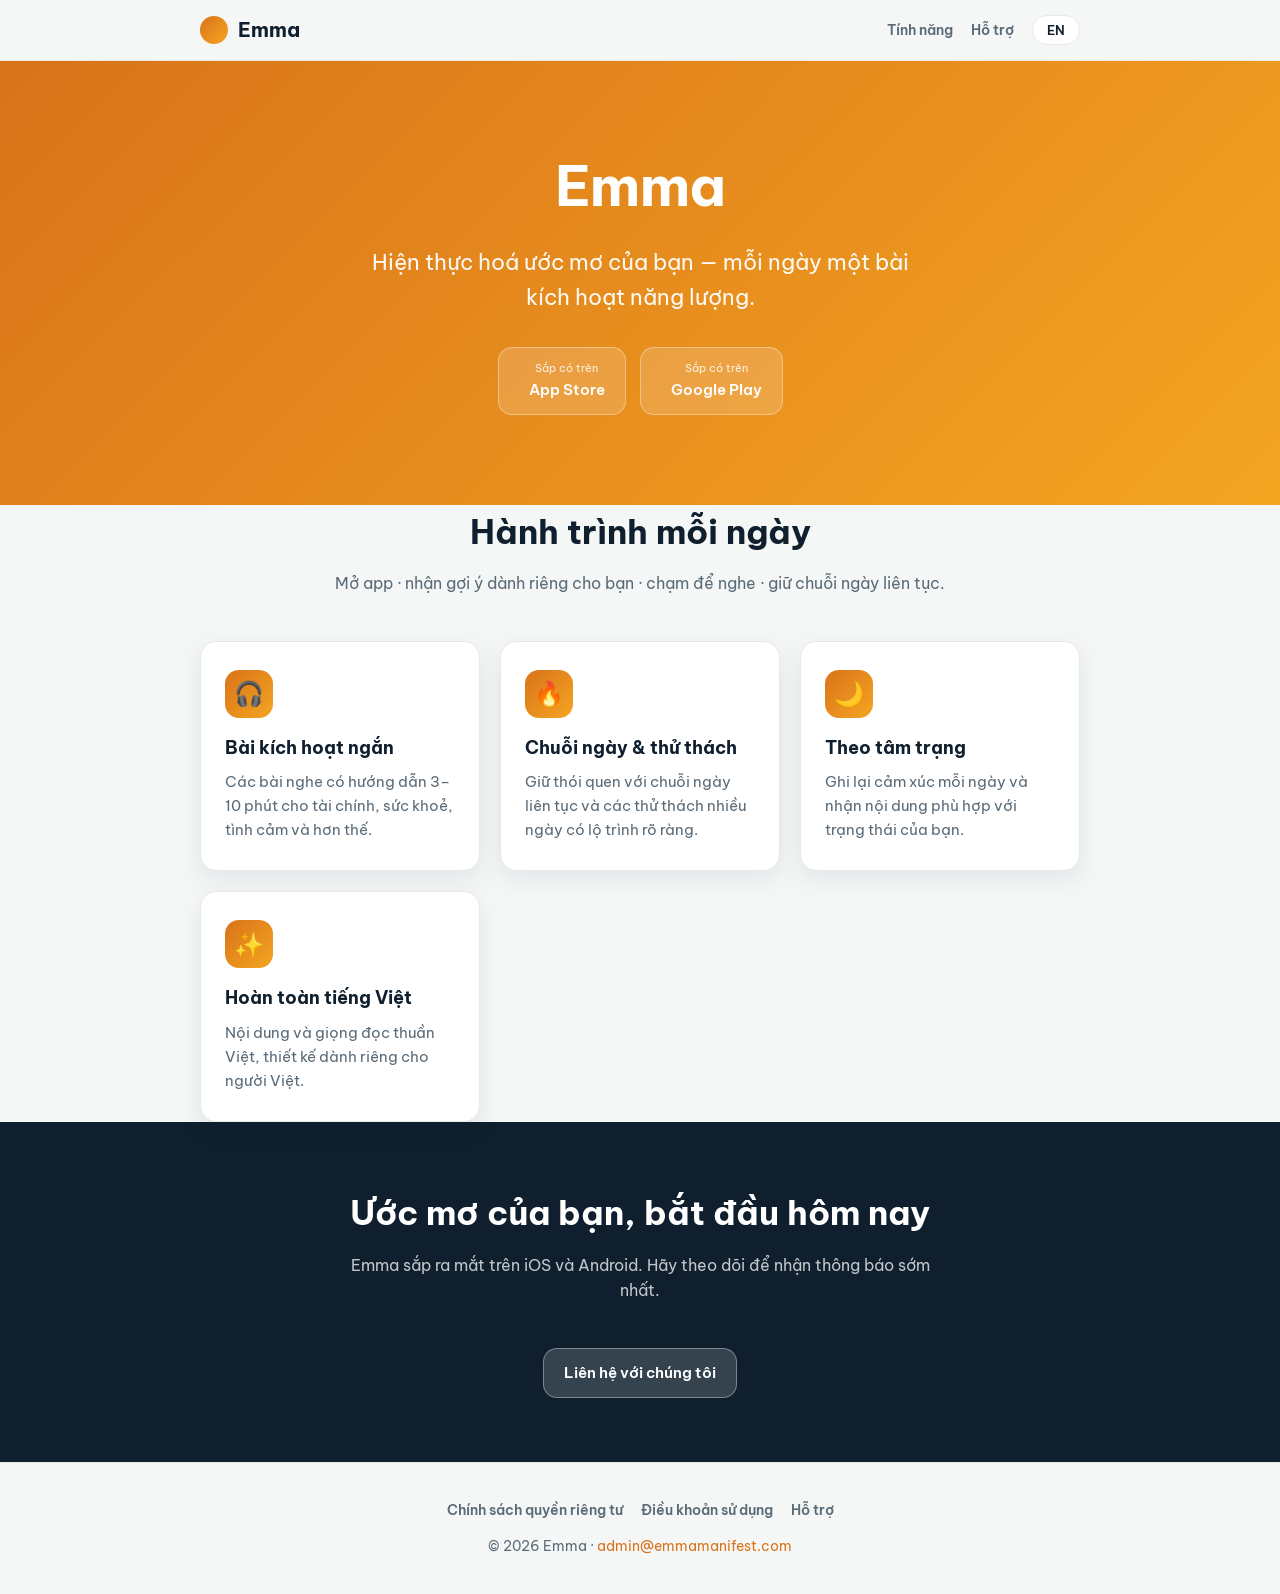
<file: index.html>
<!DOCTYPE html>
<html lang="vi">
<head>
  <meta charset="UTF-8" />
  <meta name="viewport" content="width=device-width, initial-scale=1.0" />
  <title>Emma — Manifest your dream into reality</title>
  <meta name="description" content="Emma — ứng dụng manifestation tiếng Việt. Nghe các bài kích hoạt năng lượng ngắn mỗi ngày để hiện thực hoá ước mơ của bạn." />
  <link rel="preconnect" href="https://fonts.googleapis.com" />
  <link rel="preconnect" href="https://fonts.gstatic.com" crossorigin />
  <link href="https://fonts.googleapis.com/css2?family=Be+Vietnam+Pro:wght@400;600;700&display=swap" rel="stylesheet" />
  <link rel="stylesheet" href="styles.css" />
</head>
<body class="lang-vi">

  <div class="topbar">
    <div class="container row">
      <div class="brand"><span class="dot"></span> Emma</div>
      <nav class="nav">
        <a href="#features"><span class="vi">Tính năng</span><span class="en">Features</span></a>
        <a href="support.html"><span class="vi">Hỗ trợ</span><span class="en">Support</span></a>
        <button class="lang-switch" type="button">EN</button>
      </nav>
    </div>
  </div>

  <header class="hero">
    <div class="container">
      <h1>Emma</h1>
      <p class="tagline">
        <span class="vi">Hiện thực hoá ước mơ của bạn — mỗi ngày một bài kích hoạt năng lượng.</span>
        <span class="en">Manifest your dream into reality — one daily activation at a time.</span>
      </p>
      <div class="badges">
        <span class="store-badge">
          <span></span>
          <span><small><span class="vi">Sắp có trên</span><span class="en">Coming soon to</span></small> App Store</span>
        </span>
        <span class="store-badge">
          <span></span>
          <span><small><span class="vi">Sắp có trên</span><span class="en">Coming soon to</span></small> Google Play</span>
        </span>
      </div>
    </div>
  </header>

  <section id="features" class="container">
    <h2><span class="vi">Hành trình mỗi ngày</span><span class="en">Your daily ritual</span></h2>
    <p class="lead">
      <span class="vi">Mở app · nhận gợi ý dành riêng cho bạn · chạm để nghe · giữ chuỗi ngày liên tục.</span>
      <span class="en">Open the app · get a personal recommendation · tap to listen · keep your streak alive.</span>
    </p>
    <div class="features">
      <div class="card">
        <div class="icon">🎧</div>
        <h3><span class="vi">Bài kích hoạt ngắn</span><span class="en">Short activations</span></h3>
        <p><span class="vi">Các bài nghe có hướng dẫn 3–10 phút cho tài chính, sức khoẻ, tình cảm và hơn thế.</span><span class="en">Guided 3–10 minute audio sessions for wealth, health, relationships and more.</span></p>
      </div>
      <div class="card">
        <div class="icon">🔥</div>
        <h3><span class="vi">Chuỗi ngày &amp; thử thách</span><span class="en">Streaks &amp; challenges</span></h3>
        <p><span class="vi">Giữ thói quen với chuỗi ngày liên tục và các thử thách nhiều ngày có lộ trình rõ ràng.</span><span class="en">Build the habit with daily streaks and multi-day challenges with clear progress.</span></p>
      </div>
      <div class="card">
        <div class="icon">🌙</div>
        <h3><span class="vi">Theo tâm trạng</span><span class="en">Mood check-in</span></h3>
        <p><span class="vi">Ghi lại cảm xúc mỗi ngày và nhận nội dung phù hợp với trạng thái của bạn.</span><span class="en">Log how you feel each day and get content that matches your state of mind.</span></p>
      </div>
      <div class="card">
        <div class="icon">✨</div>
        <h3><span class="vi">Hoàn toàn tiếng Việt</span><span class="en">Built for Vietnamese</span></h3>
        <p><span class="vi">Nội dung và giọng đọc thuần Việt, thiết kế dành riêng cho người Việt.</span><span class="en">Vietnamese-first content and narration, designed for a Vietnamese audience.</span></p>
      </div>
    </div>
  </section>

  <section class="cta-band">
    <div class="container">
      <h2><span class="vi">Ước mơ của bạn, bắt đầu hôm nay</span><span class="en">Your dream starts today</span></h2>
      <p class="lead">
        <span class="vi">Emma sắp ra mắt trên iOS và Android. Hãy theo dõi để nhận thông báo sớm nhất.</span>
        <span class="en">Emma is launching soon on iOS and Android. Stay tuned for the release.</span>
      </p>
      <div class="badges">
        <a class="store-badge" href="support.html">
          <span><span class="vi">Liên hệ với chúng tôi</span><span class="en">Get in touch</span></span>
        </a>
      </div>
    </div>
  </section>

  <footer>
    <div class="container">
      <div class="links">
        <a href="privacy.html"><span class="vi">Chính sách quyền riêng tư</span><span class="en">Privacy Policy</span></a>
        <a href="terms.html"><span class="vi">Điều khoản sử dụng</span><span class="en">Terms of Service</span></a>
        <a href="support.html"><span class="vi">Hỗ trợ</span><span class="en">Support</span></a>
      </div>
      <div>© 2026 Emma · <a href="mailto:admin@emmamanifest.com">admin@emmamanifest.com</a></div>
    </div>
  </footer>

  <script src="lang.js"></script>
</body>
</html>
</file>
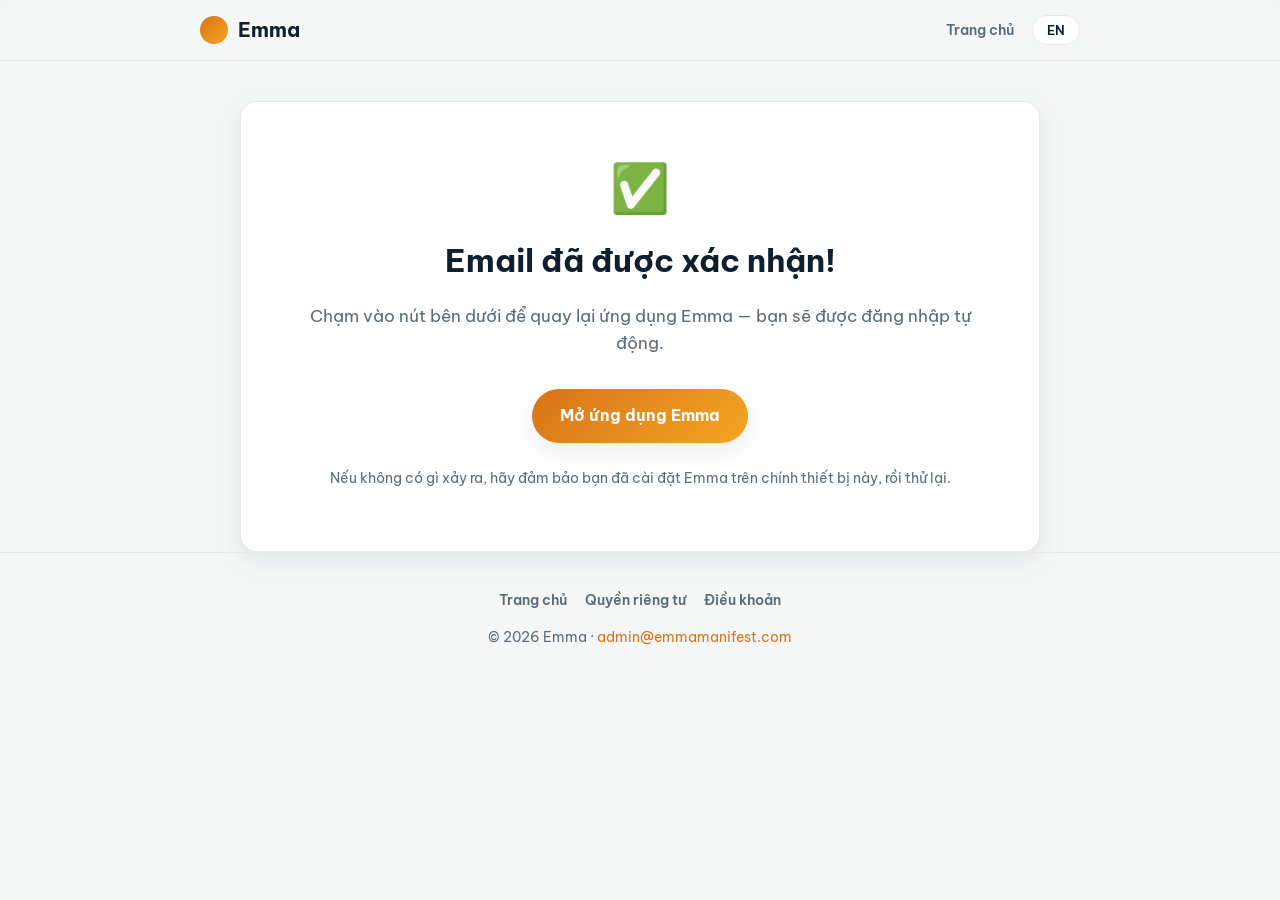
<file: email-confirmed.html>
<!DOCTYPE html>
<html lang="vi">
<head>
  <meta charset="UTF-8" />
  <meta name="viewport" content="width=device-width, initial-scale=1.0" />
  <title>Email confirmed — Emma</title>
  <meta name="description" content="Email của bạn đã được xác nhận / Your email has been confirmed." />
  <meta name="robots" content="noindex" />
  <link rel="preconnect" href="https://fonts.googleapis.com" />
  <link rel="preconnect" href="https://fonts.gstatic.com" crossorigin />
  <link href="https://fonts.googleapis.com/css2?family=Be+Vietnam+Pro:wght@400;600;700&display=swap" rel="stylesheet" />
  <link rel="stylesheet" href="styles.css" />
</head>
<body class="lang-vi">

  <div class="topbar">
    <div class="container row">
      <a class="brand" href="index.html" style="text-decoration:none"><span class="dot"></span> Emma</a>
      <nav class="nav">
        <a href="index.html"><span class="vi">Trang chủ</span><span class="en">Home</span></a>
        <button class="lang-switch" type="button">EN</button>
      </nav>
    </div>
  </div>

  <!-- ================= VIETNAMESE ================= -->
  <article class="page vi" style="text-align:center">
    <div style="font-size:48px; margin-bottom:8px">✅</div>
    <h1>Email đã được xác nhận!</h1>
    <p style="font-size:17px; color:var(--ink-soft); margin-bottom:32px">
      Chạm vào nút bên dưới để quay lại ứng dụng Emma — bạn sẽ được đăng nhập tự động.
    </p>
    <a id="open-app-vi" class="btn-primary" href="emma://auth-callback">Mở ứng dụng Emma</a>
    <p style="font-size:14px; color:var(--ink-soft); margin-top:24px">
      Nếu không có gì xảy ra, hãy đảm bảo bạn đã cài đặt Emma trên chính thiết bị này, rồi thử lại.
    </p>
  </article>

  <!-- ================= ENGLISH ================= -->
  <article class="page en" style="text-align:center">
    <div style="font-size:48px; margin-bottom:8px">✅</div>
    <h1>Email confirmed!</h1>
    <p style="font-size:17px; color:var(--ink-soft); margin-bottom:32px">
      Tap the button below to return to the Emma app — you'll be signed in automatically.
    </p>
    <a id="open-app-en" class="btn-primary" href="emma://auth-callback">Open the Emma app</a>
    <p style="font-size:14px; color:var(--ink-soft); margin-top:24px">
      If nothing happens, make sure Emma is installed on this same device, then try again.
    </p>
  </article>

  <footer>
    <div class="container">
      <div class="links">
        <a href="index.html"><span class="vi">Trang chủ</span><span class="en">Home</span></a>
        <a href="privacy.html"><span class="vi">Quyền riêng tư</span><span class="en">Privacy</span></a>
        <a href="terms.html"><span class="vi">Điều khoản</span><span class="en">Terms</span></a>
      </div>
      <div>© 2026 Emma · <a href="mailto:admin@emmamanifest.com">admin@emmamanifest.com</a></div>
    </div>
  </footer>

  <script src="lang.js"></script>
  <script>
    // Supabase's PKCE redirect lands here as ?code=...&type=signup (email
    // confirmation) or ?type=recovery (password reset) — this same page
    // serves both. Forward both params into the app's deep link so
    // app/auth-callback.tsx can tell which flow it's completing (recovery
    // continues to a "set new password" screen instead of straight to Home).
    // Left as a plain emma://auth-callback (no code) if this page is ever
    // opened without one, so the button still does something sane.
    (function () {
      var params = new URLSearchParams(window.location.search);
      var code = params.get('code');
      var type = params.get('type');
      if (!code) return;
      var href = 'emma://auth-callback?code=' + encodeURIComponent(code);
      if (type) href += '&type=' + encodeURIComponent(type);
      var vi = document.getElementById('open-app-vi');
      var en = document.getElementById('open-app-en');
      if (vi) vi.href = href;
      if (en) en.href = href;
    })();
  </script>
</body>
</html>
</file>
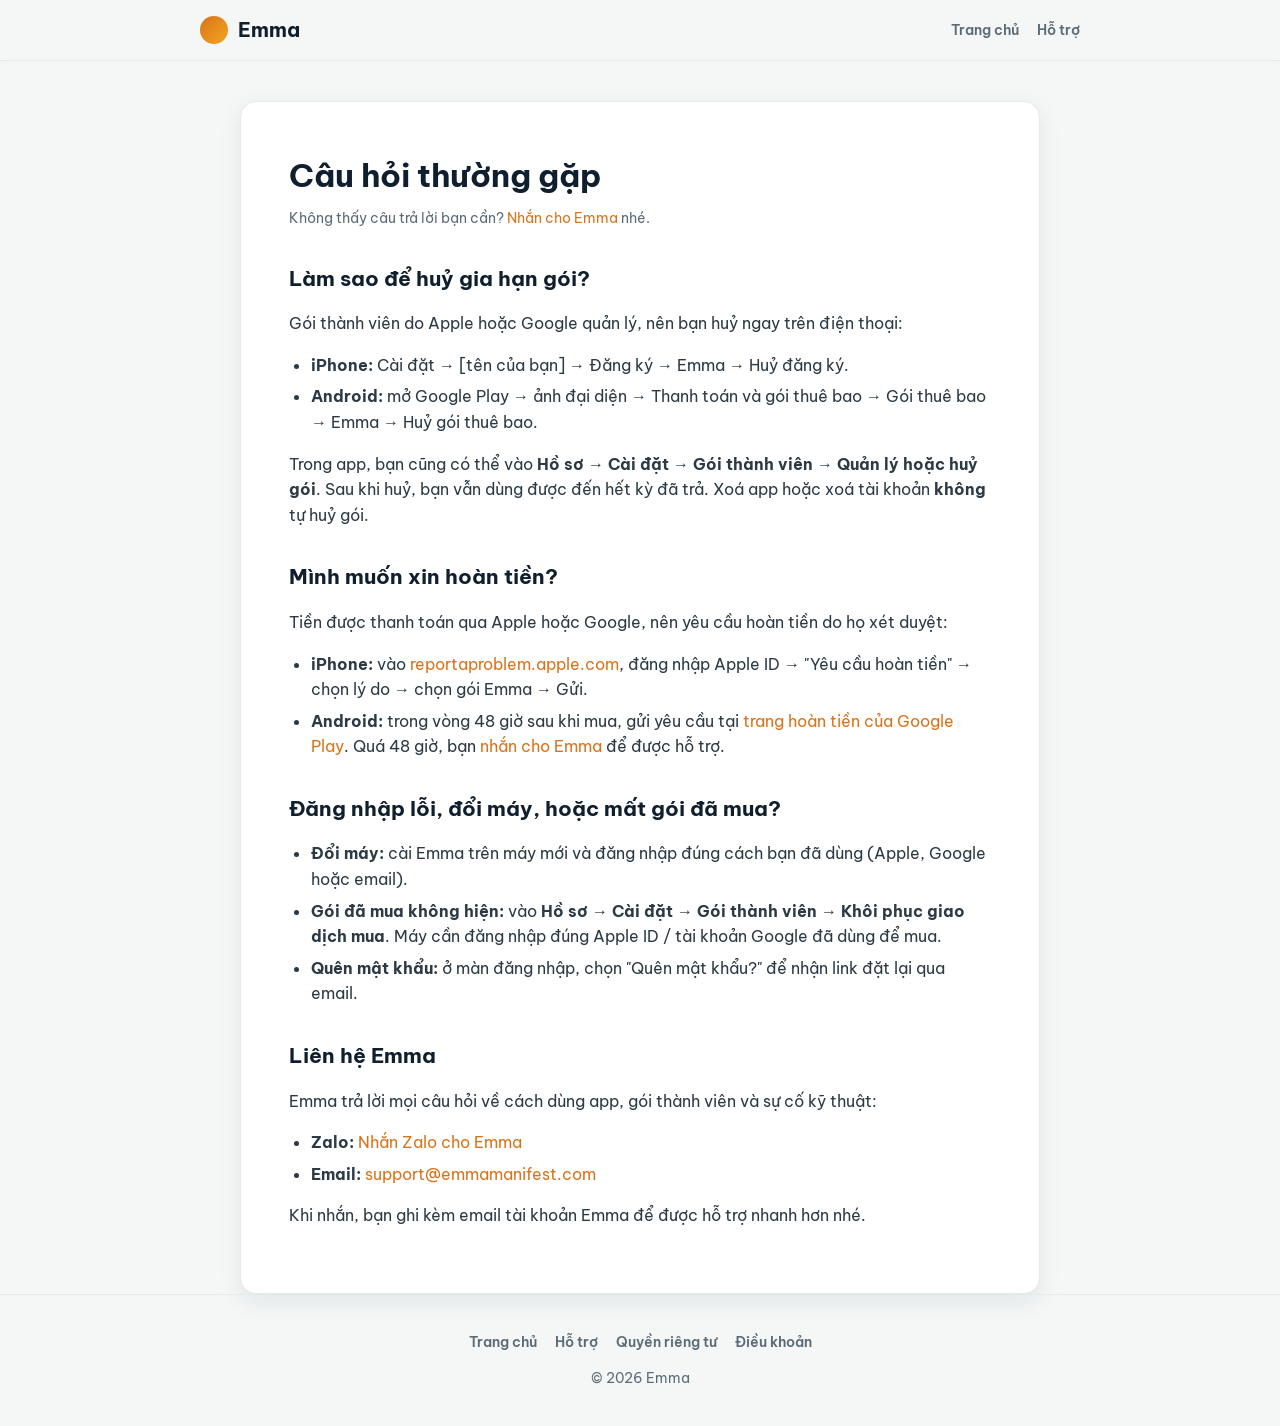
<file: faq.html>
<!DOCTYPE html>
<html lang="vi">
<head>
  <meta charset="UTF-8" />
  <meta name="viewport" content="width=device-width, initial-scale=1.0" />
  <title>Câu hỏi thường gặp — Emma</title>
  <meta name="description" content="Câu hỏi thường gặp về ứng dụng Emma: cách nghe, gói thành viên, huỷ gia hạn, hoàn tiền, đăng nhập." />
  <link rel="preconnect" href="https://fonts.googleapis.com" />
  <link rel="preconnect" href="https://fonts.gstatic.com" crossorigin />
  <link href="https://fonts.googleapis.com/css2?family=Be+Vietnam+Pro:wght@400;600;700&display=swap" rel="stylesheet" />
  <link rel="stylesheet" href="styles.css" />
</head>
<body class="lang-vi">

  <div class="topbar">
    <div class="container row">
      <a class="brand" href="index.html" style="text-decoration:none"><span class="dot"></span> Emma</a>
      <nav class="nav">
        <a href="index.html">Trang chủ</a>
        <a href="support.html">Hỗ trợ</a>
      </nav>
    </div>
  </div>

  <!-- Vietnamese only: the app is Vietnamese-only, and this page is opened from inside it. -->
  <article class="page">
    <h1>Câu hỏi thường gặp</h1>
    <p class="updated">Không thấy câu trả lời bạn cần? <a href="#lien-he">Nhắn cho Emma</a> nhé.</p>

    <!-- TODO(Trang): thêm lại khi có nội dung
    <h2 id="nghe-hieu-qua">Nghe thế nào cho hiệu quả?</h2>
    <h2 id="chua-thay-ket-qua">Mình nghe một thời gian rồi mà chưa thấy kết quả?</h2>
    -->

    <h2 id="huy-gia-han">Làm sao để huỷ gia hạn gói?</h2>
    <p>Gói thành viên do Apple hoặc Google quản lý, nên bạn huỷ ngay trên điện thoại:</p>
    <ul>
      <li><strong>iPhone:</strong> Cài đặt → [tên của bạn] → Đăng ký → Emma → Huỷ đăng ký.</li>
      <li><strong>Android:</strong> mở Google Play → ảnh đại diện → Thanh toán và gói thuê bao → Gói thuê bao → Emma → Huỷ gói thuê bao.</li>
    </ul>
    <p>Trong app, bạn cũng có thể vào <strong>Hồ sơ → Cài đặt → Gói thành viên → Quản lý hoặc huỷ gói</strong>. Sau khi huỷ, bạn vẫn dùng được đến hết kỳ đã trả. Xoá app hoặc xoá tài khoản <strong>không</strong> tự huỷ gói.</p>

    <h2 id="hoan-tien">Mình muốn xin hoàn tiền?</h2>
    <p>Tiền được thanh toán qua Apple hoặc Google, nên yêu cầu hoàn tiền do họ xét duyệt:</p>
    <ul>
      <li><strong>iPhone:</strong> vào <a href="https://reportaproblem.apple.com">reportaproblem.apple.com</a>, đăng nhập Apple ID → "Yêu cầu hoàn tiền" → chọn lý do → chọn gói Emma → Gửi.</li>
      <li><strong>Android:</strong> trong vòng 48 giờ sau khi mua, gửi yêu cầu tại <a href="https://support.google.com/googleplay/workflow/9813244">trang hoàn tiền của Google Play</a>. Quá 48 giờ, bạn <a href="#lien-he">nhắn cho Emma</a> để được hỗ trợ.</li>
    </ul>

    <h2 id="dang-nhap">Đăng nhập lỗi, đổi máy, hoặc mất gói đã mua?</h2>
    <ul>
      <li><strong>Đổi máy:</strong> cài Emma trên máy mới và đăng nhập đúng cách bạn đã dùng (Apple, Google hoặc email).</li>
      <li><strong>Gói đã mua không hiện:</strong> vào <strong>Hồ sơ → Cài đặt → Gói thành viên → Khôi phục giao dịch mua</strong>. Máy cần đăng nhập đúng Apple ID / tài khoản Google đã dùng để mua.</li>
      <li><strong>Quên mật khẩu:</strong> ở màn đăng nhập, chọn "Quên mật khẩu?" để nhận link đặt lại qua email.</li>
    </ul>

    <h2 id="lien-he">Liên hệ Emma</h2>
    <p>Emma trả lời mọi câu hỏi về cách dùng app, gói thành viên và sự cố kỹ thuật:</p>
    <ul>
      <li><strong>Zalo:</strong> <a href="https://emmamanifest.com/zalo">Nhắn Zalo cho Emma</a></li>
      <li><strong>Email:</strong> <a href="mailto:support@emmamanifest.com">support@emmamanifest.com</a></li>
    </ul>
    <p>Khi nhắn, bạn ghi kèm email tài khoản Emma để được hỗ trợ nhanh hơn nhé.</p>
  </article>

  <footer>
    <div class="container">
      <div class="links">
        <a href="index.html">Trang chủ</a>
        <a href="support.html">Hỗ trợ</a>
        <a href="privacy.html">Quyền riêng tư</a>
        <a href="terms.html">Điều khoản</a>
      </div>
      <div>© 2026 Emma</div>
    </div>
  </footer>
</body>
</html>
</file>
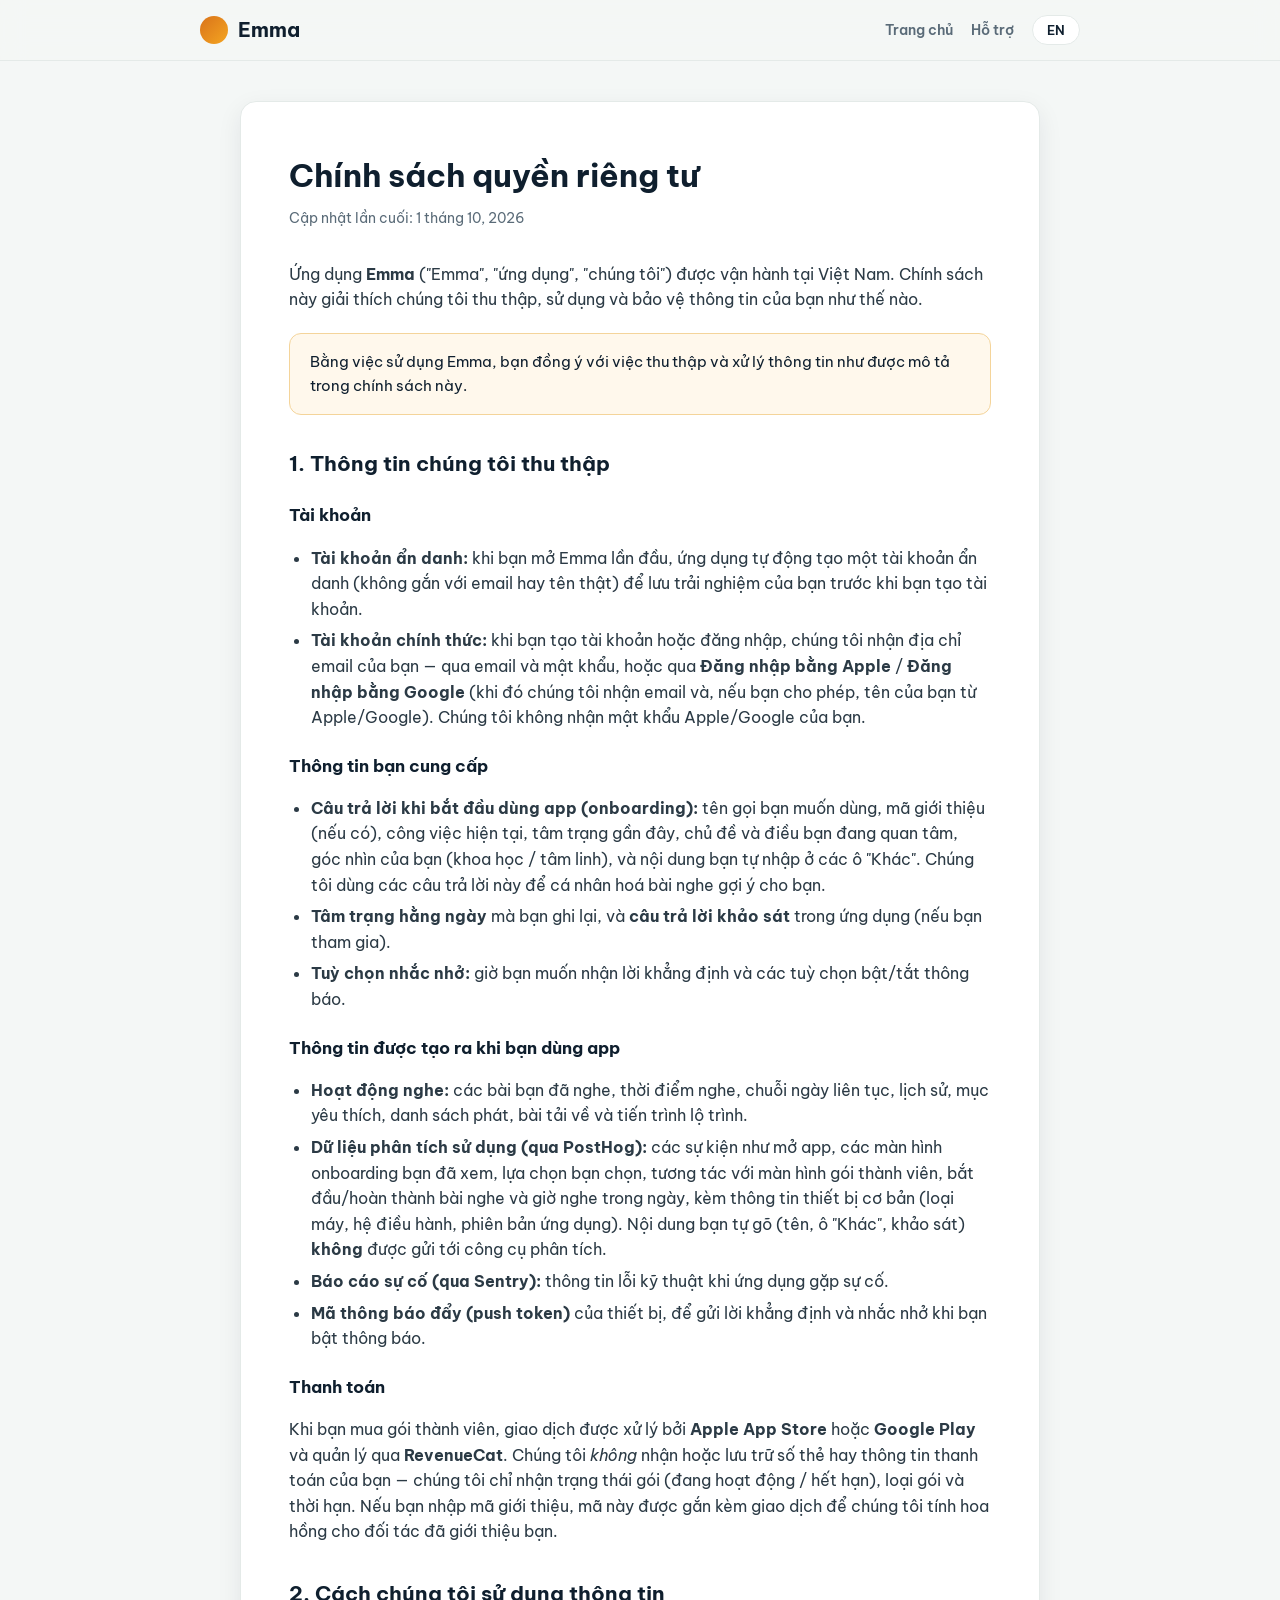
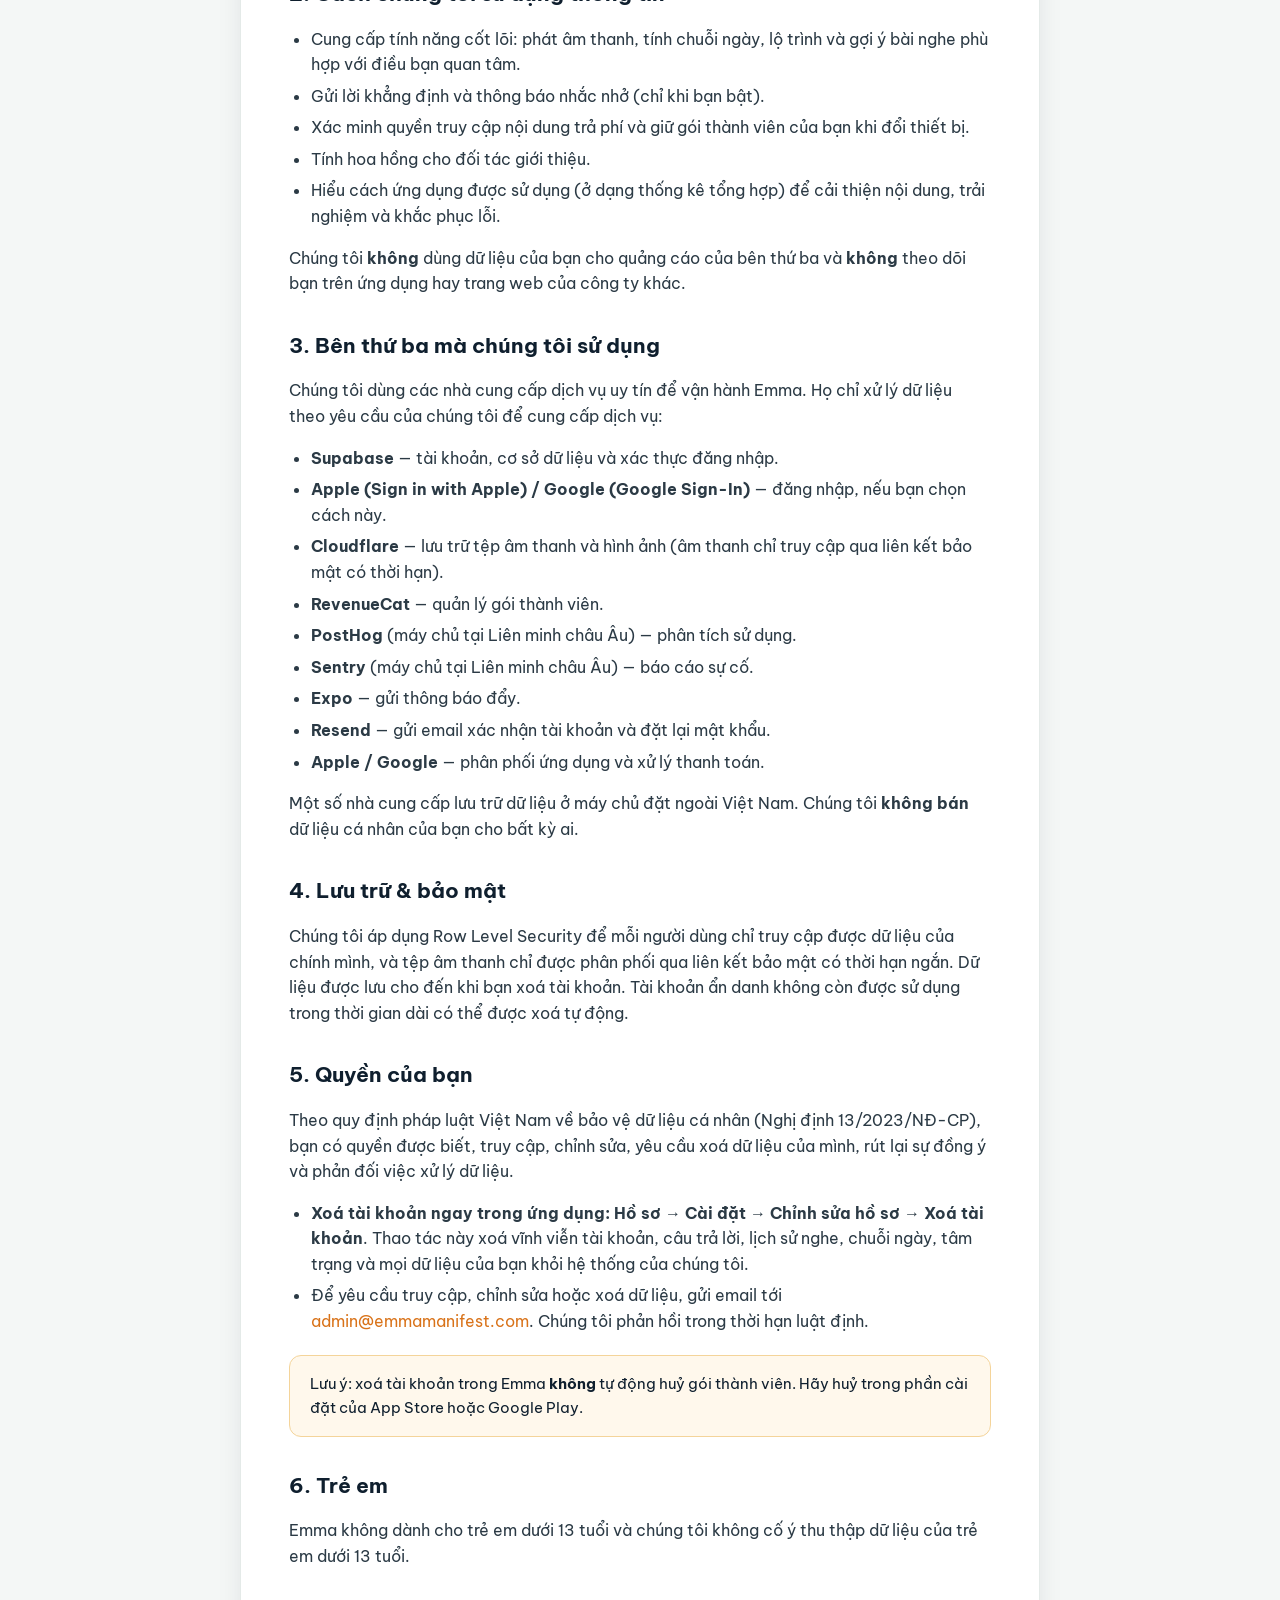
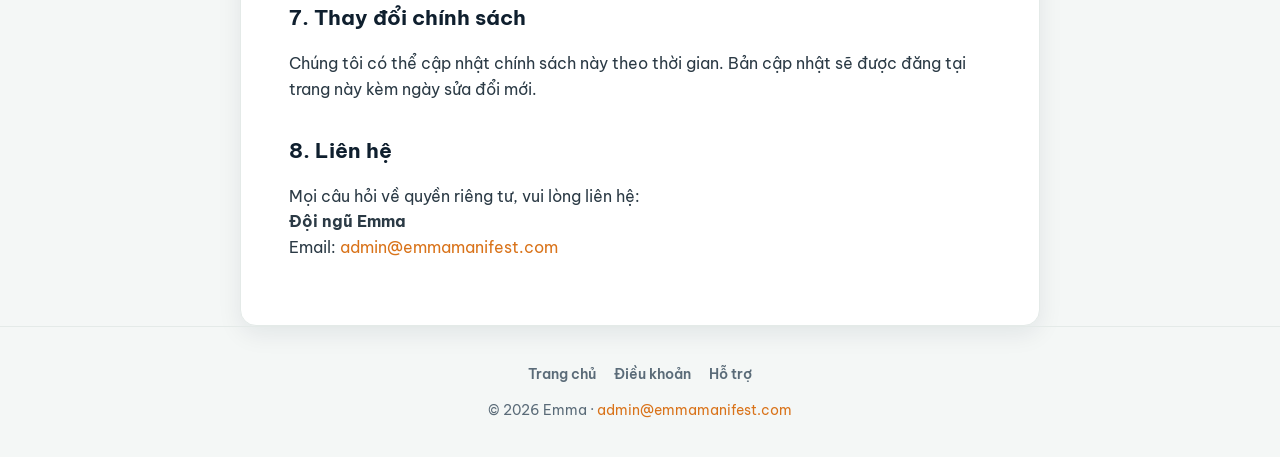
<file: privacy.html>
<!DOCTYPE html>
<html lang="vi">
<head>
  <meta charset="UTF-8" />
  <meta name="viewport" content="width=device-width, initial-scale=1.0" />
  <title>Privacy Policy — Emma</title>
  <meta name="description" content="Chính sách quyền riêng tư của ứng dụng Emma / Privacy Policy for the Emma app." />
  <link rel="preconnect" href="https://fonts.googleapis.com" />
  <link rel="preconnect" href="https://fonts.gstatic.com" crossorigin />
  <link href="https://fonts.googleapis.com/css2?family=Be+Vietnam+Pro:wght@400;600;700&display=swap" rel="stylesheet" />
  <link rel="stylesheet" href="styles.css" />
</head>
<body class="lang-vi">

  <div class="topbar">
    <div class="container row">
      <a class="brand" href="index.html" style="text-decoration:none"><span class="dot"></span> Emma</a>
      <nav class="nav">
        <a href="index.html"><span class="vi">Trang chủ</span><span class="en">Home</span></a>
        <a href="support.html"><span class="vi">Hỗ trợ</span><span class="en">Support</span></a>
        <button class="lang-switch" type="button">EN</button>
      </nav>
    </div>
  </div>

  <!-- ================= VIETNAMESE ================= -->
  <article class="page vi">
    <h1>Chính sách quyền riêng tư</h1>
    <p class="updated">Cập nhật lần cuối: 1 tháng 10, 2026</p>

    <p>Ứng dụng <strong>Emma</strong> ("Emma", "ứng dụng", "chúng tôi") được vận hành tại Việt Nam. Chính sách này giải thích chúng tôi thu thập, sử dụng và bảo vệ thông tin của bạn như thế nào.</p>

    <div class="callout">Bằng việc sử dụng Emma, bạn đồng ý với việc thu thập và xử lý thông tin như được mô tả trong chính sách này.</div>

    <h2>1. Thông tin chúng tôi thu thập</h2>
    <h3>Tài khoản</h3>
    <ul>
      <li><strong>Tài khoản ẩn danh:</strong> khi bạn mở Emma lần đầu, ứng dụng tự động tạo một tài khoản ẩn danh (không gắn với email hay tên thật) để lưu trải nghiệm của bạn trước khi bạn tạo tài khoản.</li>
      <li><strong>Tài khoản chính thức:</strong> khi bạn tạo tài khoản hoặc đăng nhập, chúng tôi nhận địa chỉ email của bạn — qua email và mật khẩu, hoặc qua <strong>Đăng nhập bằng Apple</strong> / <strong>Đăng nhập bằng Google</strong> (khi đó chúng tôi nhận email và, nếu bạn cho phép, tên của bạn từ Apple/Google). Chúng tôi không nhận mật khẩu Apple/Google của bạn.</li>
    </ul>
    <h3>Thông tin bạn cung cấp</h3>
    <ul>
      <li><strong>Câu trả lời khi bắt đầu dùng app (onboarding):</strong> tên gọi bạn muốn dùng, mã giới thiệu (nếu có), công việc hiện tại, tâm trạng gần đây, chủ đề và điều bạn đang quan tâm, góc nhìn của bạn (khoa học / tâm linh), và nội dung bạn tự nhập ở các ô "Khác". Chúng tôi dùng các câu trả lời này để cá nhân hoá bài nghe gợi ý cho bạn.</li>
      <li><strong>Tâm trạng hằng ngày</strong> mà bạn ghi lại, và <strong>câu trả lời khảo sát</strong> trong ứng dụng (nếu bạn tham gia).</li>
      <li><strong>Tuỳ chọn nhắc nhở:</strong> giờ bạn muốn nhận lời khẳng định và các tuỳ chọn bật/tắt thông báo.</li>
    </ul>
    <h3>Thông tin được tạo ra khi bạn dùng app</h3>
    <ul>
      <li><strong>Hoạt động nghe:</strong> các bài bạn đã nghe, thời điểm nghe, chuỗi ngày liên tục, lịch sử, mục yêu thích, danh sách phát, bài tải về và tiến trình lộ trình.</li>
      <li><strong>Dữ liệu phân tích sử dụng (qua PostHog):</strong> các sự kiện như mở app, các màn hình onboarding bạn đã xem, lựa chọn bạn chọn, tương tác với màn hình gói thành viên, bắt đầu/hoàn thành bài nghe và giờ nghe trong ngày, kèm thông tin thiết bị cơ bản (loại máy, hệ điều hành, phiên bản ứng dụng). Nội dung bạn tự gõ (tên, ô "Khác", khảo sát) <strong>không</strong> được gửi tới công cụ phân tích.</li>
      <li><strong>Báo cáo sự cố (qua Sentry):</strong> thông tin lỗi kỹ thuật khi ứng dụng gặp sự cố.</li>
      <li><strong>Mã thông báo đẩy (push token)</strong> của thiết bị, để gửi lời khẳng định và nhắc nhở khi bạn bật thông báo.</li>
    </ul>
    <h3>Thanh toán</h3>
    <p>Khi bạn mua gói thành viên, giao dịch được xử lý bởi <strong>Apple App Store</strong> hoặc <strong>Google Play</strong> và quản lý qua <strong>RevenueCat</strong>. Chúng tôi <em>không</em> nhận hoặc lưu trữ số thẻ hay thông tin thanh toán của bạn — chúng tôi chỉ nhận trạng thái gói (đang hoạt động / hết hạn), loại gói và thời hạn. Nếu bạn nhập mã giới thiệu, mã này được gắn kèm giao dịch để chúng tôi tính hoa hồng cho đối tác đã giới thiệu bạn.</p>

    <h2>2. Cách chúng tôi sử dụng thông tin</h2>
    <ul>
      <li>Cung cấp tính năng cốt lõi: phát âm thanh, tính chuỗi ngày, lộ trình và gợi ý bài nghe phù hợp với điều bạn quan tâm.</li>
      <li>Gửi lời khẳng định và thông báo nhắc nhở (chỉ khi bạn bật).</li>
      <li>Xác minh quyền truy cập nội dung trả phí và giữ gói thành viên của bạn khi đổi thiết bị.</li>
      <li>Tính hoa hồng cho đối tác giới thiệu.</li>
      <li>Hiểu cách ứng dụng được sử dụng (ở dạng thống kê tổng hợp) để cải thiện nội dung, trải nghiệm và khắc phục lỗi.</li>
    </ul>
    <p>Chúng tôi <strong>không</strong> dùng dữ liệu của bạn cho quảng cáo của bên thứ ba và <strong>không</strong> theo dõi bạn trên ứng dụng hay trang web của công ty khác.</p>

    <h2>3. Bên thứ ba mà chúng tôi sử dụng</h2>
    <p>Chúng tôi dùng các nhà cung cấp dịch vụ uy tín để vận hành Emma. Họ chỉ xử lý dữ liệu theo yêu cầu của chúng tôi để cung cấp dịch vụ:</p>
    <ul>
      <li><strong>Supabase</strong> — tài khoản, cơ sở dữ liệu và xác thực đăng nhập.</li>
      <li><strong>Apple (Sign in with Apple) / Google (Google Sign-In)</strong> — đăng nhập, nếu bạn chọn cách này.</li>
      <li><strong>Cloudflare</strong> — lưu trữ tệp âm thanh và hình ảnh (âm thanh chỉ truy cập qua liên kết bảo mật có thời hạn).</li>
      <li><strong>RevenueCat</strong> — quản lý gói thành viên.</li>
      <li><strong>PostHog</strong> (máy chủ tại Liên minh châu Âu) — phân tích sử dụng.</li>
      <li><strong>Sentry</strong> (máy chủ tại Liên minh châu Âu) — báo cáo sự cố.</li>
      <li><strong>Expo</strong> — gửi thông báo đẩy.</li>
      <li><strong>Resend</strong> — gửi email xác nhận tài khoản và đặt lại mật khẩu.</li>
      <li><strong>Apple / Google</strong> — phân phối ứng dụng và xử lý thanh toán.</li>
    </ul>
    <p>Một số nhà cung cấp lưu trữ dữ liệu ở máy chủ đặt ngoài Việt Nam. Chúng tôi <strong>không bán</strong> dữ liệu cá nhân của bạn cho bất kỳ ai.</p>

    <h2>4. Lưu trữ &amp; bảo mật</h2>
    <p>Chúng tôi áp dụng Row Level Security để mỗi người dùng chỉ truy cập được dữ liệu của chính mình, và tệp âm thanh chỉ được phân phối qua liên kết bảo mật có thời hạn ngắn. Dữ liệu được lưu cho đến khi bạn xoá tài khoản. Tài khoản ẩn danh không còn được sử dụng trong thời gian dài có thể được xoá tự động.</p>

    <h2>5. Quyền của bạn</h2>
    <p>Theo quy định pháp luật Việt Nam về bảo vệ dữ liệu cá nhân (Nghị định 13/2023/NĐ-CP), bạn có quyền được biết, truy cập, chỉnh sửa, yêu cầu xoá dữ liệu của mình, rút lại sự đồng ý và phản đối việc xử lý dữ liệu.</p>
    <ul>
      <li><strong>Xoá tài khoản ngay trong ứng dụng:</strong> <strong>Hồ sơ → Cài đặt → Chỉnh sửa hồ sơ → Xoá tài khoản</strong>. Thao tác này xoá vĩnh viễn tài khoản, câu trả lời, lịch sử nghe, chuỗi ngày, tâm trạng và mọi dữ liệu của bạn khỏi hệ thống của chúng tôi.</li>
      <li>Để yêu cầu truy cập, chỉnh sửa hoặc xoá dữ liệu, gửi email tới <a href="mailto:admin@emmamanifest.com">admin@emmamanifest.com</a>. Chúng tôi phản hồi trong thời hạn luật định.</li>
    </ul>
    <div class="callout">Lưu ý: xoá tài khoản trong Emma <strong>không</strong> tự động huỷ gói thành viên. Hãy huỷ trong phần cài đặt của App Store hoặc Google Play.</div>

    <h2>6. Trẻ em</h2>
    <p>Emma không dành cho trẻ em dưới 13 tuổi và chúng tôi không cố ý thu thập dữ liệu của trẻ em dưới 13 tuổi.</p>

    <h2>7. Thay đổi chính sách</h2>
    <p>Chúng tôi có thể cập nhật chính sách này theo thời gian. Bản cập nhật sẽ được đăng tại trang này kèm ngày sửa đổi mới.</p>

    <h2>8. Liên hệ</h2>
    <p>Mọi câu hỏi về quyền riêng tư, vui lòng liên hệ:<br />
    <strong>Đội ngũ Emma</strong><br />
    Email: <a href="mailto:admin@emmamanifest.com">admin@emmamanifest.com</a></p>
  </article>

  <!-- ================= ENGLISH ================= -->
  <article class="page en">
    <h1>Privacy Policy</h1>
    <p class="updated">Last updated: October 1, 2026</p>

    <p>The <strong>Emma</strong> app ("Emma", "the app", "we", "us") is operated from Vietnam. This policy explains how we collect, use, and protect your information.</p>

    <div class="callout">By using Emma, you agree to the collection and processing of information as described in this policy.</div>

    <h2>1. Information we collect</h2>
    <h3>Accounts</h3>
    <ul>
      <li><strong>Anonymous account:</strong> when you first open Emma, the app automatically creates an anonymous account (not tied to an email or real name) to keep your experience before you create an account.</li>
      <li><strong>Full account:</strong> when you create an account or sign in, we receive your email address — via email and password, or via <strong>Sign in with Apple</strong> / <strong>Google Sign-In</strong> (in which case we receive your email and, if you allow it, your name from Apple/Google). We never receive your Apple or Google password.</li>
    </ul>
    <h3>Information you provide</h3>
    <ul>
      <li><strong>Onboarding answers:</strong> the name you'd like to be called, a referral code (if any), your current occupation, recent mood, the topics and concerns you choose, your outlook (science / spirituality), and anything you type into "Other" fields. We use these answers to personalise the sessions we recommend.</li>
      <li><strong>Daily moods</strong> you log, and <strong>in-app survey answers</strong> (if you take part).</li>
      <li><strong>Reminder preferences:</strong> when you'd like to receive affirmations and your notification on/off choices.</li>
    </ul>
    <h3>Information created as you use the app</h3>
    <ul>
      <li><strong>Listening activity:</strong> sessions played, when you listened, streaks, history, favorites, playlists, downloads, and roadmap progress.</li>
      <li><strong>Usage analytics (via PostHog):</strong> events such as opening the app, which onboarding screens you viewed, the options you selected, interactions with the membership screen, starting/finishing sessions and the time of day you listen, plus basic device information (device model, OS, app version). Text you type yourself (names, "Other" fields, surveys) is <strong>not</strong> sent to the analytics tool.</li>
      <li><strong>Crash reports (via Sentry):</strong> technical error information when the app crashes.</li>
      <li><strong>Your device's push token</strong>, to deliver affirmations and reminders when you enable notifications.</li>
    </ul>
    <h3>Payments</h3>
    <p>When you purchase a membership, the transaction is processed by the <strong>Apple App Store</strong> or <strong>Google Play</strong> and managed through <strong>RevenueCat</strong>. We do <em>not</em> receive or store your card or payment details — we only receive your membership status (active / expired), plan and period. If you enter a referral code, it is attached to the purchase so we can pay commission to the partner who referred you.</p>

    <h2>2. How we use information</h2>
    <ul>
      <li>To provide core features: audio playback, streaks, roadmaps, and session recommendations matched to what you care about.</li>
      <li>To send affirmations and reminder notifications (only if you enable them).</li>
      <li>To verify access to paid content and keep your membership across devices.</li>
      <li>To calculate referral partner commissions.</li>
      <li>To understand, in aggregate, how the app is used so we can improve content and experience and fix bugs.</li>
    </ul>
    <p>We do <strong>not</strong> use your data for third-party advertising and do <strong>not</strong> track you across other companies' apps or websites.</p>

    <h2>3. Third parties we use</h2>
    <p>We rely on trusted service providers to run Emma. They process data only on our instructions to provide their service:</p>
    <ul>
      <li><strong>Supabase</strong> — accounts, database, and sign-in authentication.</li>
      <li><strong>Apple (Sign in with Apple) / Google (Google Sign-In)</strong> — sign-in, if you choose it.</li>
      <li><strong>Cloudflare</strong> — audio and image storage (audio is accessed only via short-lived secure links).</li>
      <li><strong>RevenueCat</strong> — membership management.</li>
      <li><strong>PostHog</strong> (EU servers) — usage analytics.</li>
      <li><strong>Sentry</strong> (EU servers) — crash reporting.</li>
      <li><strong>Expo</strong> — push notification delivery.</li>
      <li><strong>Resend</strong> — account confirmation and password reset emails.</li>
      <li><strong>Apple / Google</strong> — app distribution and payment processing.</li>
    </ul>
    <p>Some providers store data on servers located outside Vietnam. We do <strong>not sell</strong> your personal data to anyone.</p>

    <h2>4. Storage &amp; security</h2>
    <p>We apply Row Level Security so each user can only access their own data, and audio files are delivered only through short-lived secure links. Data is kept until you delete your account. Anonymous accounts left unused for a long time may be deleted automatically.</p>

    <h2>5. Your rights</h2>
    <p>Under Vietnam's personal data protection rules (Decree 13/2023/ND-CP), you have the right to be informed, to access, correct and request deletion of your data, to withdraw consent, and to object to processing.</p>
    <ul>
      <li><strong>Delete your account in the app:</strong> <strong>Profile → Settings → Edit Profile → Delete Account</strong>. This permanently removes your account, answers, listening history, streaks, moods, and all of your data from our systems.</li>
      <li>To request access, correction or deletion, email <a href="mailto:admin@emmamanifest.com">admin@emmamanifest.com</a>. We respond within the legally required time.</li>
    </ul>
    <div class="callout">Note: deleting your account in Emma does <strong>not</strong> automatically cancel your membership. Please cancel it in your App Store or Google Play settings.</div>

    <h2>6. Children</h2>
    <p>Emma is not directed at children under 13, and we do not knowingly collect data from children under 13.</p>

    <h2>7. Changes to this policy</h2>
    <p>We may update this policy from time to time. Updates will be posted on this page with a new revision date.</p>

    <h2>8. Contact</h2>
    <p>For any privacy questions, please contact:<br />
    <strong>The Emma team</strong><br />
    Email: <a href="mailto:admin@emmamanifest.com">admin@emmamanifest.com</a></p>
  </article>

  <footer>
    <div class="container">
      <div class="links">
        <a href="index.html"><span class="vi">Trang chủ</span><span class="en">Home</span></a>
        <a href="terms.html"><span class="vi">Điều khoản</span><span class="en">Terms</span></a>
        <a href="support.html"><span class="vi">Hỗ trợ</span><span class="en">Support</span></a>
      </div>
      <div>© 2026 Emma · <a href="mailto:admin@emmamanifest.com">admin@emmamanifest.com</a></div>
    </div>
  </footer>

  <script src="lang.js"></script>
</body>
</html>
</file>
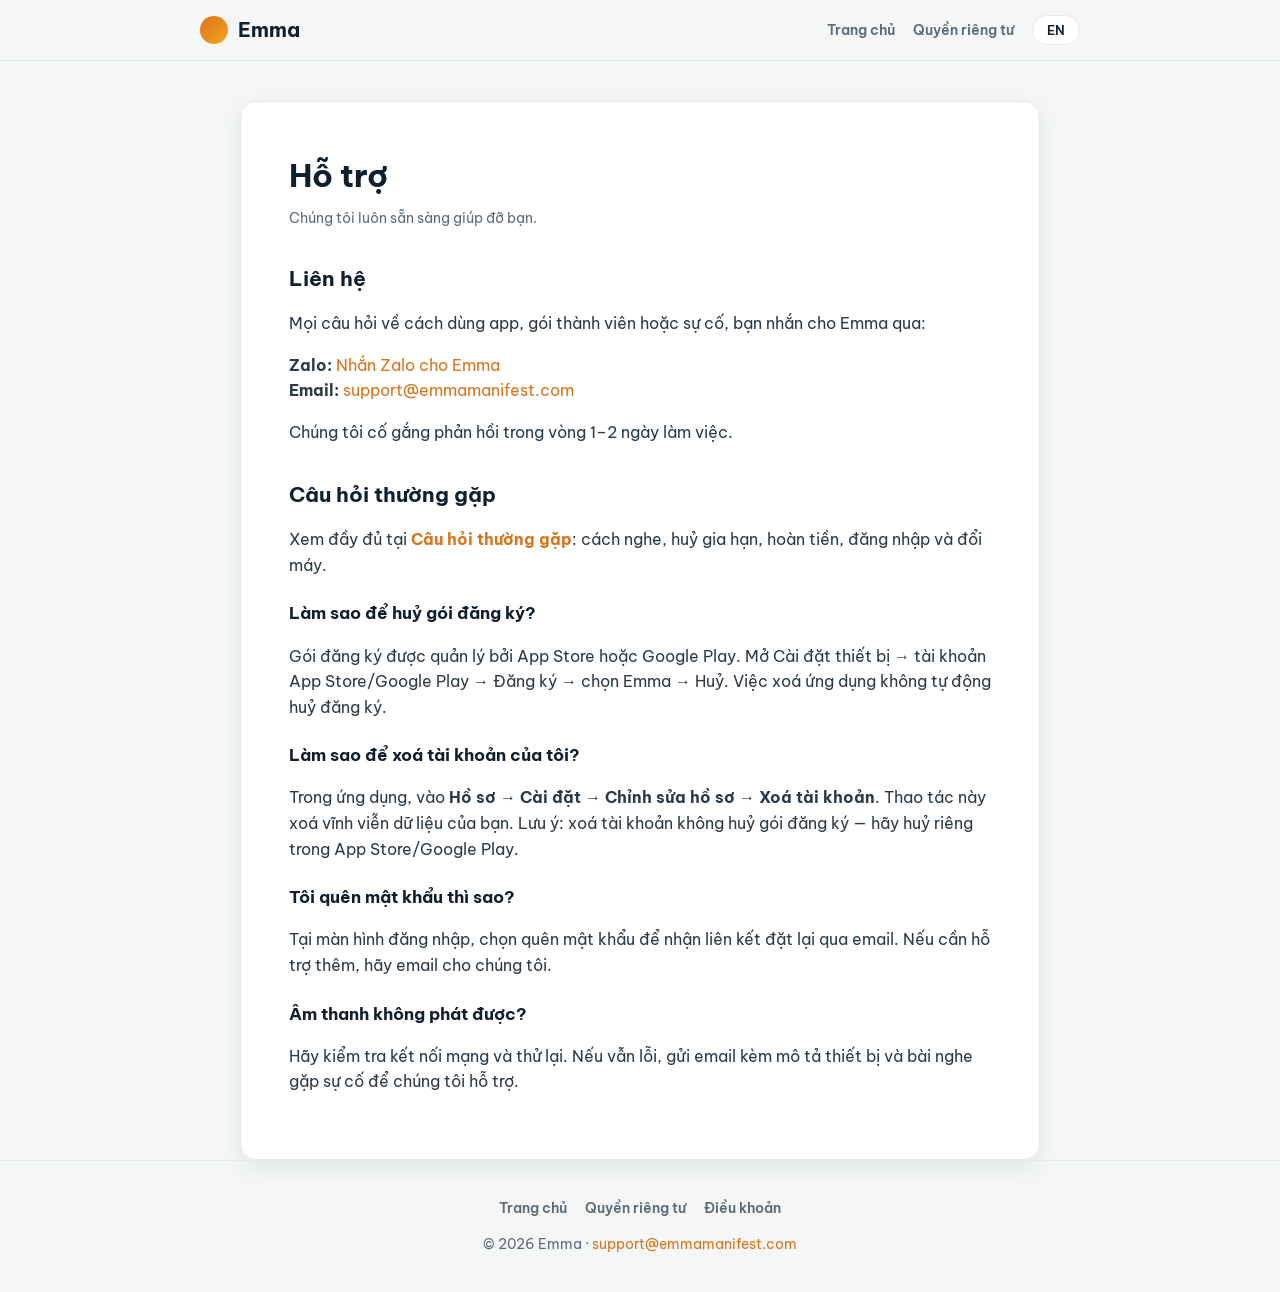
<file: support.html>
<!DOCTYPE html>
<html lang="vi">
<head>
  <meta charset="UTF-8" />
  <meta name="viewport" content="width=device-width, initial-scale=1.0" />
  <title>Support — Emma</title>
  <meta name="description" content="Trung tâm hỗ trợ ứng dụng Emma / Support center for the Emma app." />
  <link rel="preconnect" href="https://fonts.googleapis.com" />
  <link rel="preconnect" href="https://fonts.gstatic.com" crossorigin />
  <link href="https://fonts.googleapis.com/css2?family=Be+Vietnam+Pro:wght@400;600;700&display=swap" rel="stylesheet" />
  <link rel="stylesheet" href="styles.css" />
</head>
<body class="lang-vi">

  <div class="topbar">
    <div class="container row">
      <a class="brand" href="index.html" style="text-decoration:none"><span class="dot"></span> Emma</a>
      <nav class="nav">
        <a href="index.html"><span class="vi">Trang chủ</span><span class="en">Home</span></a>
        <a href="privacy.html"><span class="vi">Quyền riêng tư</span><span class="en">Privacy</span></a>
        <button class="lang-switch" type="button">EN</button>
      </nav>
    </div>
  </div>

  <!-- ================= VIETNAMESE ================= -->
  <article class="page vi">
    <h1>Hỗ trợ</h1>
    <p class="updated">Chúng tôi luôn sẵn sàng giúp đỡ bạn.</p>

    <h2>Liên hệ</h2>
    <p>Mọi câu hỏi về cách dùng app, gói thành viên hoặc sự cố, bạn nhắn cho Emma qua:</p>
    <p><strong>Zalo:</strong> <a href="https://emmamanifest.com/zalo">Nhắn Zalo cho Emma</a><br />
    <strong>Email:</strong> <a href="mailto:support@emmamanifest.com">support@emmamanifest.com</a></p>
    <p>Chúng tôi cố gắng phản hồi trong vòng 1–2 ngày làm việc.</p>

    <h2>Câu hỏi thường gặp</h2>
    <p>Xem đầy đủ tại <a href="faq.html"><strong>Câu hỏi thường gặp</strong></a>: cách nghe, huỷ gia hạn, hoàn tiền, đăng nhập và đổi máy.</p>

    <h3>Làm sao để huỷ gói đăng ký?</h3>
    <p>Gói đăng ký được quản lý bởi App Store hoặc Google Play. Mở Cài đặt thiết bị → tài khoản App Store/Google Play → Đăng ký → chọn Emma → Huỷ. Việc xoá ứng dụng không tự động huỷ đăng ký.</p>

    <h3>Làm sao để xoá tài khoản của tôi?</h3>
    <p>Trong ứng dụng, vào <strong>Hồ sơ → Cài đặt → Chỉnh sửa hồ sơ → Xoá tài khoản</strong>. Thao tác này xoá vĩnh viễn dữ liệu của bạn. Lưu ý: xoá tài khoản không huỷ gói đăng ký — hãy huỷ riêng trong App Store/Google Play.</p>

    <h3>Tôi quên mật khẩu thì sao?</h3>
    <p>Tại màn hình đăng nhập, chọn quên mật khẩu để nhận liên kết đặt lại qua email. Nếu cần hỗ trợ thêm, hãy email cho chúng tôi.</p>

    <h3>Âm thanh không phát được?</h3>
    <p>Hãy kiểm tra kết nối mạng và thử lại. Nếu vẫn lỗi, gửi email kèm mô tả thiết bị và bài nghe gặp sự cố để chúng tôi hỗ trợ.</p>
  </article>

  <!-- ================= ENGLISH ================= -->
  <article class="page en">
    <h1>Support</h1>
    <p class="updated">We're here to help.</p>

    <h2>Contact</h2>
    <p>For any questions, feedback, or issues, please email:<br />
    <strong><a href="mailto:support@emmamanifest.com">support@emmamanifest.com</a></strong></p>
    <p>We aim to respond within 1–2 business days.</p>

    <h2>Frequently asked questions</h2>

    <h3>How do I cancel my subscription?</h3>
    <p>Subscriptions are managed by the App Store or Google Play. Open your device Settings → your App Store/Google Play account → Subscriptions → select Emma → Cancel. Deleting the app does not automatically cancel a subscription.</p>

    <h3>How do I delete my account?</h3>
    <p>In the app, go to <strong>Profile → Settings → Edit Profile → Delete Account</strong>. This permanently removes your data. Note: deleting your account does not cancel your subscription — cancel that separately in the App Store/Google Play.</p>

    <h3>I forgot my password — what now?</h3>
    <p>On the sign-in screen, choose "forgot password" to receive a reset link by email. If you need more help, email us.</p>

    <h3>Audio won't play?</h3>
    <p>Please check your internet connection and try again. If it persists, email us with your device and the session that's failing and we'll help.</p>
  </article>

  <footer>
    <div class="container">
      <div class="links">
        <a href="index.html"><span class="vi">Trang chủ</span><span class="en">Home</span></a>
        <a href="privacy.html"><span class="vi">Quyền riêng tư</span><span class="en">Privacy</span></a>
        <a href="terms.html"><span class="vi">Điều khoản</span><span class="en">Terms</span></a>
      </div>
      <div>© 2026 Emma · <a href="mailto:support@emmamanifest.com">support@emmamanifest.com</a></div>
    </div>
  </footer>

  <script src="lang.js"></script>
</body>
</html>
</file>
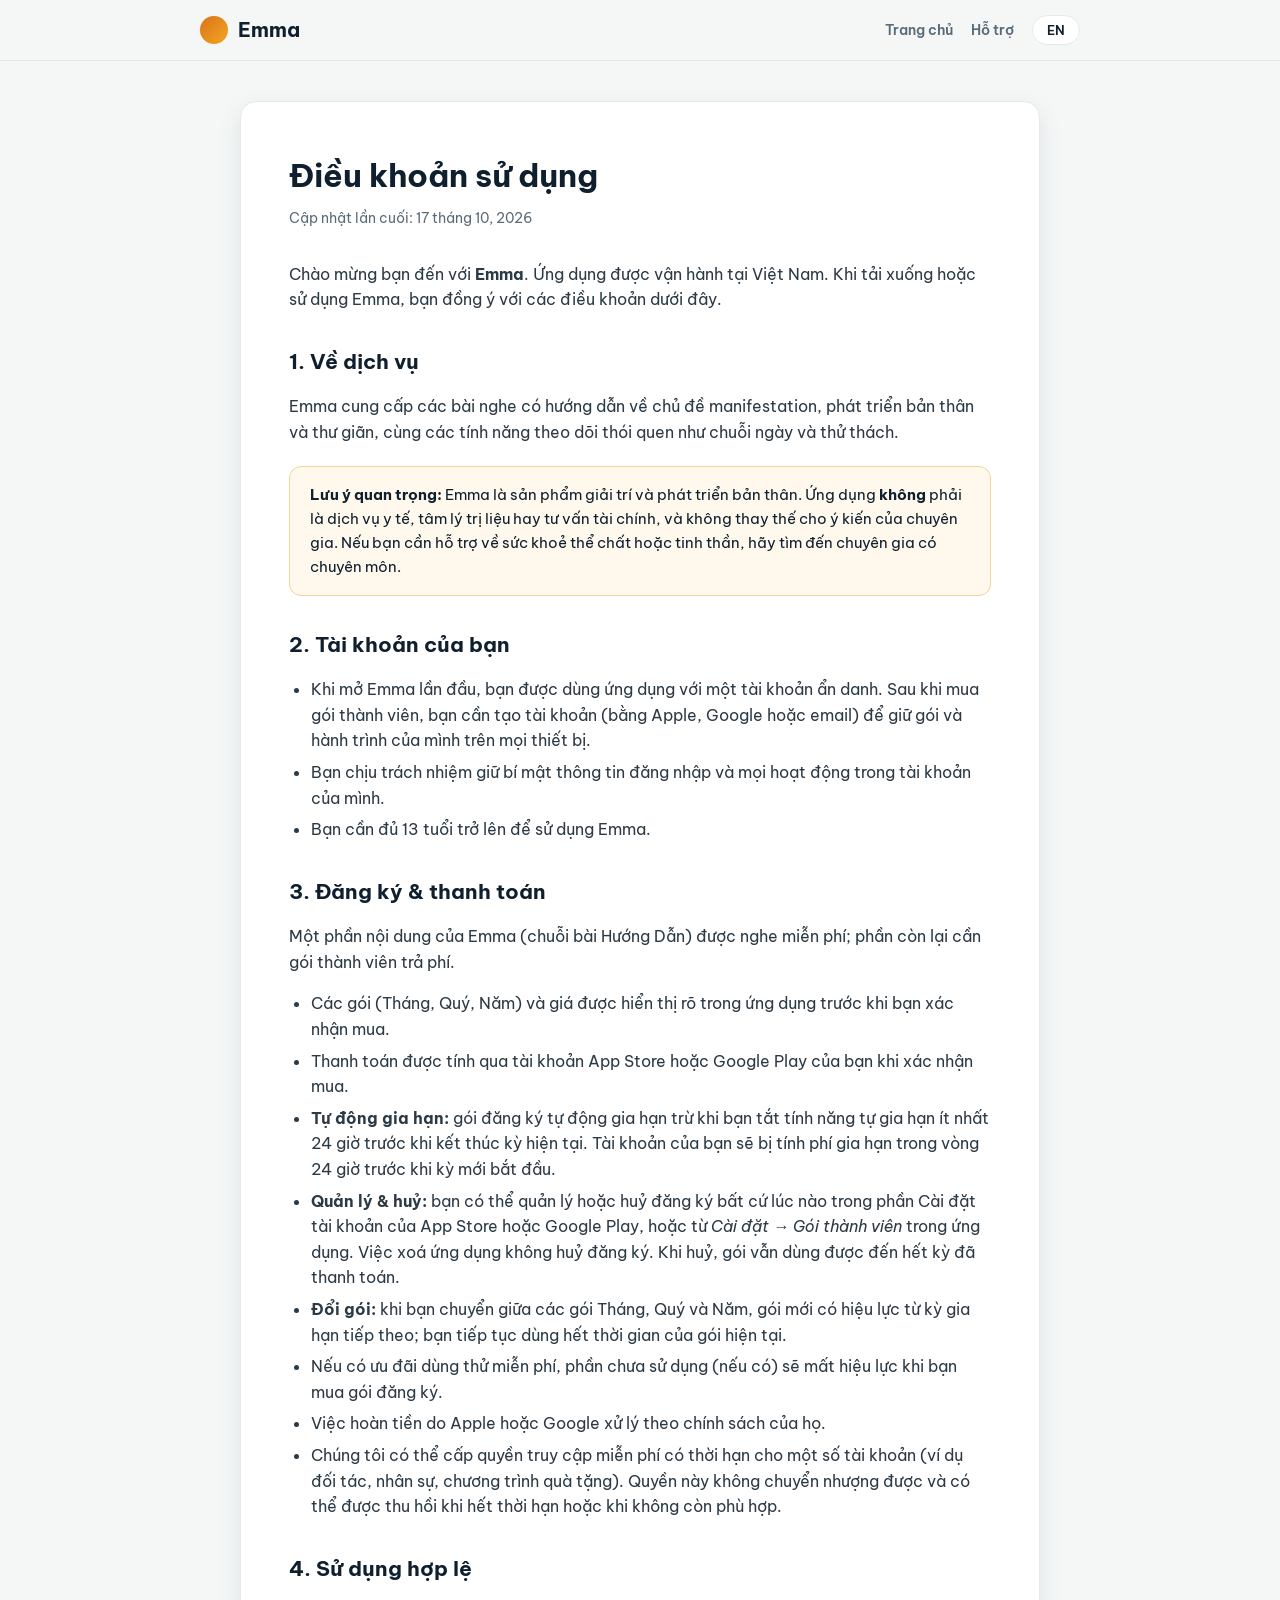
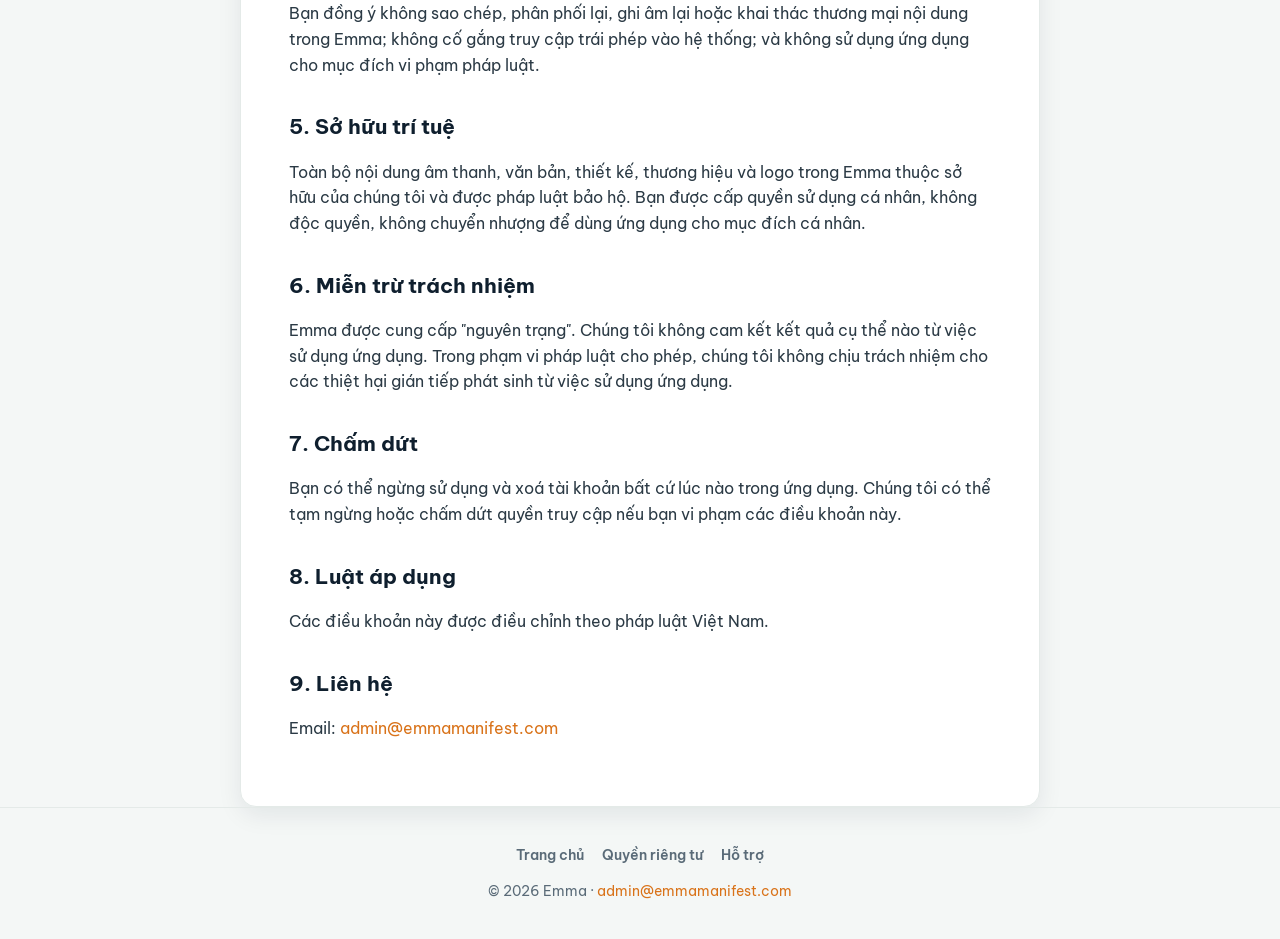
<file: terms.html>
<!DOCTYPE html>
<html lang="vi">
<head>
  <meta charset="UTF-8" />
  <meta name="viewport" content="width=device-width, initial-scale=1.0" />
  <title>Terms of Service — Emma</title>
  <meta name="description" content="Điều khoản sử dụng ứng dụng Emma / Terms of Service for the Emma app." />
  <link rel="preconnect" href="https://fonts.googleapis.com" />
  <link rel="preconnect" href="https://fonts.gstatic.com" crossorigin />
  <link href="https://fonts.googleapis.com/css2?family=Be+Vietnam+Pro:wght@400;600;700&display=swap" rel="stylesheet" />
  <link rel="stylesheet" href="styles.css" />
</head>
<body class="lang-vi">

  <div class="topbar">
    <div class="container row">
      <a class="brand" href="index.html" style="text-decoration:none"><span class="dot"></span> Emma</a>
      <nav class="nav">
        <a href="index.html"><span class="vi">Trang chủ</span><span class="en">Home</span></a>
        <a href="support.html"><span class="vi">Hỗ trợ</span><span class="en">Support</span></a>
        <button class="lang-switch" type="button">EN</button>
      </nav>
    </div>
  </div>

  <!-- ================= VIETNAMESE ================= -->
  <article class="page vi">
    <h1>Điều khoản sử dụng</h1>
    <p class="updated">Cập nhật lần cuối: 17 tháng 10, 2026</p>

    <p>Chào mừng bạn đến với <strong>Emma</strong>. Ứng dụng được vận hành tại Việt Nam. Khi tải xuống hoặc sử dụng Emma, bạn đồng ý với các điều khoản dưới đây.</p>

    <h2>1. Về dịch vụ</h2>
    <p>Emma cung cấp các bài nghe có hướng dẫn về chủ đề manifestation, phát triển bản thân và thư giãn, cùng các tính năng theo dõi thói quen như chuỗi ngày và thử thách.</p>

    <div class="callout"><strong>Lưu ý quan trọng:</strong> Emma là sản phẩm giải trí và phát triển bản thân. Ứng dụng <strong>không</strong> phải là dịch vụ y tế, tâm lý trị liệu hay tư vấn tài chính, và không thay thế cho ý kiến của chuyên gia. Nếu bạn cần hỗ trợ về sức khoẻ thể chất hoặc tinh thần, hãy tìm đến chuyên gia có chuyên môn.</div>

    <h2>2. Tài khoản của bạn</h2>
    <ul>
      <li>Khi mở Emma lần đầu, bạn được dùng ứng dụng với một tài khoản ẩn danh. Sau khi mua gói thành viên, bạn cần tạo tài khoản (bằng Apple, Google hoặc email) để giữ gói và hành trình của mình trên mọi thiết bị.</li>
      <li>Bạn chịu trách nhiệm giữ bí mật thông tin đăng nhập và mọi hoạt động trong tài khoản của mình.</li>
      <li>Bạn cần đủ 13 tuổi trở lên để sử dụng Emma.</li>
    </ul>

    <h2>3. Đăng ký &amp; thanh toán</h2>
    <p>Một phần nội dung của Emma (chuỗi bài Hướng Dẫn) được nghe miễn phí; phần còn lại cần gói thành viên trả phí.</p>
    <ul>
      <li>Các gói (Tháng, Quý, Năm) và giá được hiển thị rõ trong ứng dụng trước khi bạn xác nhận mua.</li>
      <li>Thanh toán được tính qua tài khoản App Store hoặc Google Play của bạn khi xác nhận mua.</li>
      <li><strong>Tự động gia hạn:</strong> gói đăng ký tự động gia hạn trừ khi bạn tắt tính năng tự gia hạn ít nhất 24 giờ trước khi kết thúc kỳ hiện tại. Tài khoản của bạn sẽ bị tính phí gia hạn trong vòng 24 giờ trước khi kỳ mới bắt đầu.</li>
      <li><strong>Quản lý &amp; huỷ:</strong> bạn có thể quản lý hoặc huỷ đăng ký bất cứ lúc nào trong phần Cài đặt tài khoản của App Store hoặc Google Play, hoặc từ <em>Cài đặt → Gói thành viên</em> trong ứng dụng. Việc xoá ứng dụng không huỷ đăng ký. Khi huỷ, gói vẫn dùng được đến hết kỳ đã thanh toán.</li>
      <li><strong>Đổi gói:</strong> khi bạn chuyển giữa các gói Tháng, Quý và Năm, gói mới có hiệu lực từ kỳ gia hạn tiếp theo; bạn tiếp tục dùng hết thời gian của gói hiện tại.</li>
      <li>Nếu có ưu đãi dùng thử miễn phí, phần chưa sử dụng (nếu có) sẽ mất hiệu lực khi bạn mua gói đăng ký.</li>
      <li>Việc hoàn tiền do Apple hoặc Google xử lý theo chính sách của họ.</li>
      <li>Chúng tôi có thể cấp quyền truy cập miễn phí có thời hạn cho một số tài khoản (ví dụ đối tác, nhân sự, chương trình quà tặng). Quyền này không chuyển nhượng được và có thể được thu hồi khi hết thời hạn hoặc khi không còn phù hợp.</li>
    </ul>

    <h2>4. Sử dụng hợp lệ</h2>
    <p>Bạn đồng ý không sao chép, phân phối lại, ghi âm lại hoặc khai thác thương mại nội dung trong Emma; không cố gắng truy cập trái phép vào hệ thống; và không sử dụng ứng dụng cho mục đích vi phạm pháp luật.</p>

    <h2>5. Sở hữu trí tuệ</h2>
    <p>Toàn bộ nội dung âm thanh, văn bản, thiết kế, thương hiệu và logo trong Emma thuộc sở hữu của chúng tôi và được pháp luật bảo hộ. Bạn được cấp quyền sử dụng cá nhân, không độc quyền, không chuyển nhượng để dùng ứng dụng cho mục đích cá nhân.</p>

    <h2>6. Miễn trừ trách nhiệm</h2>
    <p>Emma được cung cấp "nguyên trạng". Chúng tôi không cam kết kết quả cụ thể nào từ việc sử dụng ứng dụng. Trong phạm vi pháp luật cho phép, chúng tôi không chịu trách nhiệm cho các thiệt hại gián tiếp phát sinh từ việc sử dụng ứng dụng.</p>

    <h2>7. Chấm dứt</h2>
    <p>Bạn có thể ngừng sử dụng và xoá tài khoản bất cứ lúc nào trong ứng dụng. Chúng tôi có thể tạm ngừng hoặc chấm dứt quyền truy cập nếu bạn vi phạm các điều khoản này.</p>

    <h2>8. Luật áp dụng</h2>
    <p>Các điều khoản này được điều chỉnh theo pháp luật Việt Nam.</p>

    <h2>9. Liên hệ</h2>
    <p>Email: <a href="mailto:admin@emmamanifest.com">admin@emmamanifest.com</a></p>
  </article>

  <!-- ================= ENGLISH ================= -->
  <article class="page en">
    <h1>Terms of Service</h1>
    <p class="updated">Last updated: October 17, 2026</p>

    <p>Welcome to <strong>Emma</strong>. The app is operated from Vietnam. By downloading or using Emma, you agree to the terms below.</p>

    <h2>1. About the service</h2>
    <p>Emma provides guided audio sessions on manifestation, self-development, and relaxation, along with habit-tracking features such as streaks and challenges.</p>

    <div class="callout"><strong>Important:</strong> Emma is an entertainment and self-development product. It is <strong>not</strong> a medical, psychological, or financial advisory service and is not a substitute for professional advice. If you need physical or mental health support, please consult a qualified professional.</div>

    <h2>2. Your account</h2>
    <ul>
      <li>When you first open Emma you can use it with an anonymous account. After purchasing a membership, you need to create an account (with Apple, Google or email) to keep your membership and journey across devices.</li>
      <li>You are responsible for keeping your login credentials confidential and for all activity under your account.</li>
      <li>You must be 13 years or older to use Emma.</li>
    </ul>

    <h2>3. Subscriptions &amp; payment</h2>
    <p>Part of Emma's content (the Hướng Dẫn guide series) is free; the rest requires a paid membership.</p>
    <ul>
      <li>The plans (Monthly, Quarterly, Yearly) and their prices are shown clearly in the app before you confirm a purchase.</li>
      <li>Payment is charged to your App Store or Google Play account upon purchase confirmation.</li>
      <li><strong>Auto-renewal:</strong> subscriptions renew automatically unless auto-renew is turned off at least 24 hours before the end of the current period. Your account is charged for renewal within 24 hours before the new period begins.</li>
      <li><strong>Manage &amp; cancel:</strong> you can manage or cancel your subscription at any time in your App Store or Google Play account settings, or from <em>Settings → Membership</em> in the app. Deleting the app does not cancel a subscription. After cancelling, your membership stays active until the end of the period you paid for.</li>
      <li><strong>Changing plans:</strong> when you switch between the Monthly, Quarterly and Yearly plans, the new plan takes effect at your next renewal; you keep using your current plan until then.</li>
      <li>If a free trial offer is available, any unused portion is forfeited when you purchase a subscription.</li>
      <li>Refunds are handled by Apple or Google under their own policies.</li>
      <li>We may grant time-limited complimentary access to some accounts (e.g. partners, staff, gift programs). Such access is non-transferable and may be revoked when it expires or is no longer appropriate.</li>
    </ul>

    <h2>4. Acceptable use</h2>
    <p>You agree not to copy, redistribute, re-record, or commercially exploit content in Emma; not to attempt unauthorized access to our systems; and not to use the app for any unlawful purpose.</p>

    <h2>5. Intellectual property</h2>
    <p>All audio content, text, design, branding, and logos in Emma are owned by us and protected by law. You are granted a personal, non-exclusive, non-transferable license to use the app for your personal purposes.</p>

    <h2>6. Disclaimer</h2>
    <p>Emma is provided "as is". We make no guarantees of any specific results from using the app. To the extent permitted by law, we are not liable for indirect damages arising from your use of the app.</p>

    <h2>7. Termination</h2>
    <p>You may stop using and delete your account at any time within the app. We may suspend or terminate access if you violate these terms.</p>

    <h2>8. Governing law</h2>
    <p>These terms are governed by the laws of Vietnam.</p>

    <h2>9. Contact</h2>
    <p>Email: <a href="mailto:admin@emmamanifest.com">admin@emmamanifest.com</a></p>
  </article>

  <footer>
    <div class="container">
      <div class="links">
        <a href="index.html"><span class="vi">Trang chủ</span><span class="en">Home</span></a>
        <a href="privacy.html"><span class="vi">Quyền riêng tư</span><span class="en">Privacy</span></a>
        <a href="support.html"><span class="vi">Hỗ trợ</span><span class="en">Support</span></a>
      </div>
      <div>© 2026 Emma · <a href="mailto:admin@emmamanifest.com">admin@emmamanifest.com</a></div>
    </div>
  </footer>

  <script src="lang.js"></script>
</body>
</html>
</file>
<file: styles.css>
/* Emma — emmamanifest.com
   Brand tokens mirror the app's design tokens (src/theme/tokens.ts):
   Indian Yellow gradient + deep navy ink. */

:root {
  --brand-start: #D9731A; /* deep amber */
  --brand-end:   #F4A521; /* vivid Indian Yellow */
  --ink:         #0F1F2E; /* deep navy */
  --ink-soft:    #5A6B78;
  --bg:          #F4F7F6;
  --surface:     #FFFFFF;
  --gold:        #C9A227;
  --hairline:    #E4EAE8;
  --shadow:      0 8px 24px rgba(15, 31, 46, 0.08);
  --maxw:        920px;
}

* { box-sizing: border-box; }

html { scroll-behavior: smooth; }

body {
  margin: 0;
  font-family: "Be Vietnam Pro", -apple-system, BlinkMacSystemFont, "Segoe UI", Roboto, sans-serif;
  color: var(--ink);
  background: var(--bg);
  line-height: 1.6;
  -webkit-font-smoothing: antialiased;
}

/* ---- Language toggle: show only the active language ---- */
body.lang-vi .en { display: none !important; }
body.lang-en .vi { display: none !important; }

a { color: var(--brand-start); text-decoration: none; }
a:hover { text-decoration: underline; }

.container {
  max-width: var(--maxw);
  margin: 0 auto;
  padding: 0 20px;
}

/* ---------- Top bar ---------- */
.topbar {
  position: sticky;
  top: 0;
  z-index: 10;
  background: rgba(244, 247, 246, 0.9);
  backdrop-filter: saturate(180%) blur(12px);
  border-bottom: 1px solid var(--hairline);
}
.topbar .row {
  display: flex;
  align-items: center;
  justify-content: space-between;
  height: 60px;
}
.brand {
  display: flex;
  align-items: center;
  gap: 10px;
  font-weight: 700;
  font-size: 20px;
  color: var(--ink);
}
.brand .dot {
  width: 28px; height: 28px; border-radius: 50%;
  background: linear-gradient(135deg, var(--brand-start), var(--brand-end));
  display: inline-block;
}
.nav { display: flex; align-items: center; gap: 18px; }
.nav a { color: var(--ink-soft); font-size: 14px; font-weight: 600; }
.nav a:hover { color: var(--ink); text-decoration: none; }

.lang-switch {
  border: 1px solid var(--hairline);
  background: var(--surface);
  border-radius: 999px;
  padding: 6px 14px;
  font-size: 13px;
  font-weight: 600;
  cursor: pointer;
  color: var(--ink);
  font-family: inherit;
}
.lang-switch:hover { border-color: var(--brand-start); }

/* ---------- Hero ---------- */
.hero {
  background: linear-gradient(135deg, var(--brand-start), var(--brand-end));
  color: #fff;
  text-align: center;
  padding: 80px 20px 90px;
}
.hero h1 {
  font-size: clamp(34px, 6vw, 56px);
  font-weight: 700;
  margin: 0 0 14px;
  letter-spacing: -0.5px;
}
.hero p.tagline {
  font-size: clamp(17px, 2.6vw, 22px);
  margin: 0 auto 32px;
  max-width: 560px;
  opacity: 0.95;
}
.badges { display: flex; gap: 14px; justify-content: center; flex-wrap: wrap; }
.store-badge {
  display: inline-flex;
  align-items: center;
  gap: 10px;
  background: rgba(255,255,255,0.16);
  border: 1px solid rgba(255,255,255,0.35);
  color: #fff;
  padding: 12px 20px;
  border-radius: 14px;
  font-weight: 600;
  font-size: 15px;
}
.store-badge small { display: block; font-size: 11px; opacity: 0.85; font-weight: 400; }

/* ---------- Sections ---------- */
section { padding: 64px 0; }
section h2 {
  font-size: clamp(26px, 4vw, 34px);
  text-align: center;
  margin: 0 0 12px;
}
section .lead {
  text-align: center;
  color: var(--ink-soft);
  max-width: 620px;
  margin: 0 auto 44px;
}

.features {
  display: grid;
  grid-template-columns: repeat(auto-fit, minmax(240px, 1fr));
  gap: 20px;
}
.card {
  background: var(--surface);
  border: 1px solid var(--hairline);
  border-radius: 16px;
  padding: 28px 24px;
  box-shadow: var(--shadow);
}
.card .icon {
  width: 48px; height: 48px; border-radius: 14px;
  background: linear-gradient(135deg, var(--brand-start), var(--brand-end));
  display: flex; align-items: center; justify-content: center;
  font-size: 24px; margin-bottom: 16px;
}
.card h3 { margin: 0 0 8px; font-size: 18px; }
.card p { margin: 0; color: var(--ink-soft); font-size: 15px; }

.cta-band {
  background: var(--ink);
  color: #fff;
  text-align: center;
}
.cta-band h2 { color: #fff; }
.cta-band .lead { color: rgba(255,255,255,0.75); }

/* ---------- Solid CTA button (light-background pages, e.g. email-confirmed) ---------- */
.btn-primary {
  display: inline-flex;
  align-items: center;
  justify-content: center;
  gap: 8px;
  background: linear-gradient(135deg, var(--brand-start), var(--brand-end));
  color: #fff;
  font-weight: 700;
  font-size: 16px;
  padding: 14px 28px;
  border-radius: 999px;
  box-shadow: var(--shadow);
}
.btn-primary:hover { text-decoration: none; opacity: 0.92; }

/* ---------- Legal / content pages ---------- */
.page {
  background: var(--surface);
  max-width: 800px;
  margin: 40px auto 0;
  padding: 48px;
  border: 1px solid var(--hairline);
  border-radius: 16px;
  box-shadow: var(--shadow);
}
.page h1 { font-size: 32px; margin: 0 0 6px; }
.page .updated { color: var(--ink-soft); font-size: 14px; margin: 0 0 32px; }
.page h2 { text-align: left; font-size: 21px; margin: 32px 0 10px; }
.page h3 { font-size: 17px; margin: 22px 0 8px; }
.page p, .page li { color: #2b3a45; font-size: 16px; }
.page ul { padding-left: 22px; }
.page li { margin-bottom: 6px; }
.page table { width: 100%; border-collapse: collapse; margin: 16px 0; }
.page th, .page td { border: 1px solid var(--hairline); padding: 10px 12px; text-align: left; font-size: 15px; }
.page th { background: var(--bg); }
.callout {
  background: #FFF8EC;
  border: 1px solid #F4D49A;
  border-radius: 12px;
  padding: 16px 20px;
  margin: 20px 0;
  font-size: 15px;
}

/* ---------- Footer ---------- */
footer {
  border-top: 1px solid var(--hairline);
  padding: 36px 0;
  text-align: center;
  color: var(--ink-soft);
  font-size: 14px;
}
footer .links { display: flex; gap: 18px; justify-content: center; flex-wrap: wrap; margin-bottom: 14px; }
footer .links a { color: var(--ink-soft); font-weight: 600; }
footer .links a:hover { color: var(--ink); text-decoration: none; }
</file>
